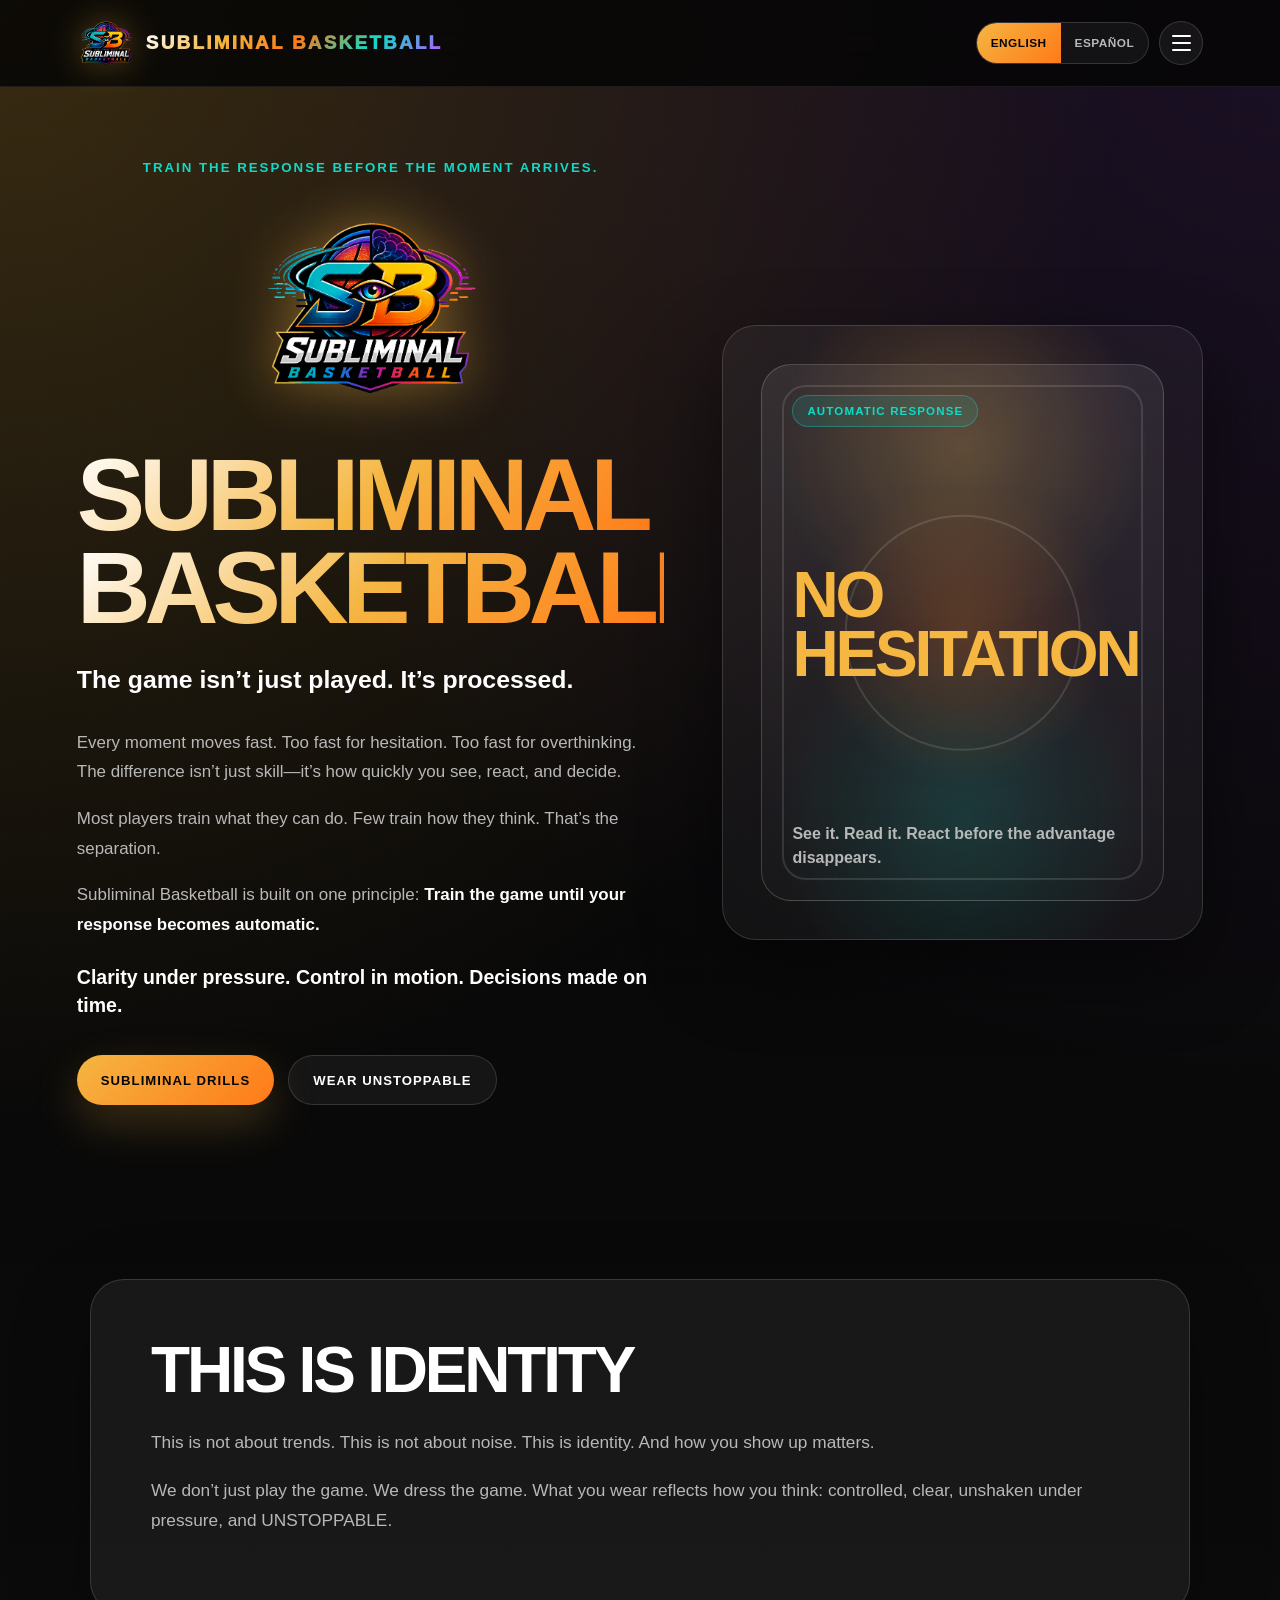
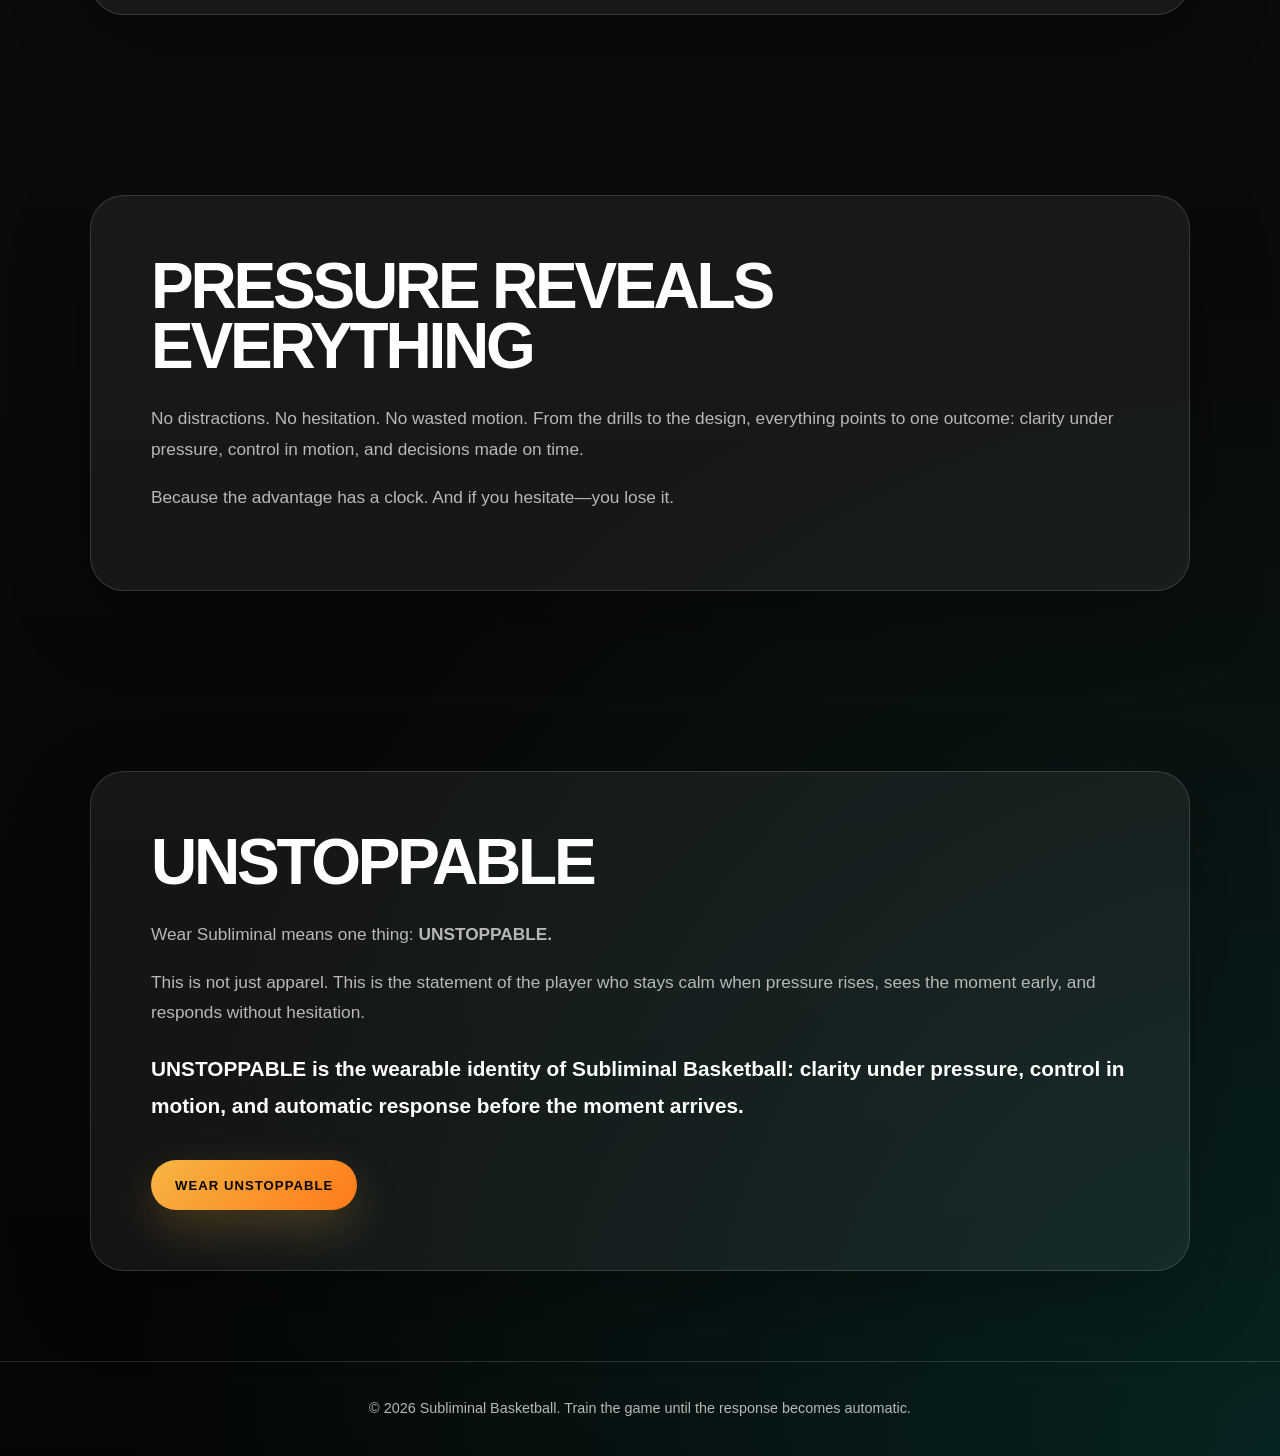
<file: index.html>
<!DOCTYPE html>
<html lang="en">
<head>
  <meta charset="UTF-8" />
  <meta name="viewport" content="width=device-width, initial-scale=1.0" />
  <title>Subliminal Basketball</title>

  <style>
    :root {
      --black: #050505;
      --dark: #0b0b0b;
      --gold: #f5b642;
      --orange: #ff7a18;
      --teal: #11d9c5;
      --purple: #b45cff;
      --pink: #ff3faf;
      --white: #ffffff;
      --muted: #b8b8b8;
      --card: rgba(255, 255, 255, 0.06);
      --border: rgba(255, 255, 255, 0.14);
    }

    * {
      box-sizing: border-box;
      margin: 0;
      padding: 0;
    }

    html {
      scroll-behavior: smooth;
      width: 100%;
      overflow-x: hidden;
    }

    body {
      width: 100%;
      min-height: 100vh;
      overflow-x: hidden;
      font-family: Arial, Helvetica, sans-serif;
      background:
        radial-gradient(circle at top left, rgba(245, 182, 66, 0.22), transparent 34%),
        radial-gradient(circle at top right, rgba(180, 92, 255, 0.13), transparent 34%),
        radial-gradient(circle at bottom right, rgba(17, 217, 197, 0.14), transparent 35%),
        linear-gradient(180deg, #050505 0%, #0b0b0b 55%, #050505 100%);
      color: var(--white);
    }

    a {
      color: inherit;
      text-decoration: none;
    }

    button {
      font: inherit;
    }

    .site-header {
      width: 100%;
      position: fixed;
      top: 0;
      left: 0;
      z-index: 50;
      background: rgba(5, 5, 5, 0.84);
      backdrop-filter: blur(18px);
      border-bottom: 1px solid rgba(255, 255, 255, 0.08);
    }

    main {
      padding-top: 86px;
    }

    .top-nav {
      width: min(100%, 1480px);
      margin: 0 auto;
      padding: 14px 6%;
      display: grid;
      grid-template-columns: minmax(0, 1fr) auto;
      align-items: center;
      gap: 14px;
      position: relative;
    }

    .nav-brand {
      display: flex;
      align-items: center;
      gap: 11px;
      min-width: 0;
    }

    .nav-logo {
      width: clamp(42px, 7vw, 58px);
      height: clamp(42px, 7vw, 58px);
      object-fit: contain;
      display: block;
      flex-shrink: 0;
      filter: drop-shadow(0 0 18px rgba(245, 182, 66, 0.35));
    }

    .nav-title {
      min-width: 0;
      font-size: clamp(0.86rem, 2.2vw, 1.18rem);
      font-weight: 950;
      letter-spacing: clamp(0.05em, 0.8vw, 0.12em);
      line-height: 1.05;
      text-transform: uppercase;
      background: linear-gradient(135deg, var(--white), var(--gold), var(--orange), var(--teal), var(--purple));
      -webkit-background-clip: text;
      background-clip: text;
      color: transparent;
      overflow-wrap: anywhere;
    }

    .nav-actions {
      display: flex;
      align-items: center;
      justify-content: flex-end;
      gap: 10px;
      flex-shrink: 0;
    }

    .language-toggle {
      display: flex;
      border: 1px solid var(--border);
      border-radius: 999px;
      overflow: hidden;
      background: rgba(255, 255, 255, 0.05);
      min-height: 42px;
    }

    .language-toggle button {
      background: transparent;
      border: none;
      color: var(--muted);
      padding: 0 14px;
      cursor: pointer;
      font-weight: 900;
      letter-spacing: 0.04em;
      font-size: 0.74rem;
      text-transform: uppercase;
      white-space: nowrap;
    }

    .language-toggle button.active {
      background: linear-gradient(135deg, var(--gold), var(--orange));
      color: #050505;
    }

    .hamburger {
      width: 44px;
      height: 44px;
      border-radius: 999px;
      border: 1px solid var(--border);
      background: rgba(255, 255, 255, 0.06);
      display: inline-flex;
      flex-direction: column;
      align-items: center;
      justify-content: center;
      gap: 5px;
      cursor: pointer;
      transition: transform 0.2s ease, border-color 0.2s ease;
      flex-shrink: 0;
    }

    .hamburger:hover {
      transform: translateY(-1px);
      border-color: rgba(245, 182, 66, 0.55);
    }

    .hamburger span {
      width: 19px;
      height: 2px;
      border-radius: 999px;
      background: var(--white);
      display: block;
      transition: transform 0.2s ease, opacity 0.2s ease;
    }

    .hamburger.open span:nth-child(1) {
      transform: translateY(7px) rotate(45deg);
    }

    .hamburger.open span:nth-child(2) {
      opacity: 0;
    }

    .hamburger.open span:nth-child(3) {
      transform: translateY(-7px) rotate(-45deg);
    }

    .nav-menu {
      position: absolute;
      top: calc(100% + 10px);
      right: 6%;
      width: min(340px, calc(100vw - 28px));
      border: 1px solid var(--border);
      border-radius: 24px;
      background:
        radial-gradient(circle at top left, rgba(245, 182, 66, 0.18), transparent 38%),
        radial-gradient(circle at bottom right, rgba(17, 217, 197, 0.12), transparent 42%),
        rgba(8, 8, 8, 0.97);
      box-shadow: 0 25px 80px rgba(0, 0, 0, 0.45);
      padding: 12px;
      display: none;
    }

    .nav-menu.open {
      display: block;
    }

    .nav-menu a {
      display: flex;
      align-items: center;
      justify-content: space-between;
      gap: 18px;
      padding: 15px 14px;
      border-radius: 16px;
      color: var(--white);
      font-weight: 900;
      letter-spacing: 0.07em;
      text-transform: uppercase;
      font-size: 0.83rem;
      transition: background 0.2s ease, color 0.2s ease;
    }

    .nav-menu a:hover,
    .nav-menu a:focus-visible {
      background: rgba(255, 255, 255, 0.07);
      color: var(--gold);
      outline: none;
    }

    .nav-menu a::after {
      content: "→";
      color: var(--teal);
      flex-shrink: 0;
    }

    .hero {
      width: min(100%, 1480px);
      min-height: calc(100svh - 78px);
      margin: 0 auto;
      display: grid;
      grid-template-columns: minmax(0, 1.1fr) minmax(320px, 0.9fr);
      align-items: center;
      gap: clamp(28px, 5vw, 58px);
      padding: clamp(38px, 7vw, 74px) 6% 84px;
      position: relative;
    }

    .hero::before {
      content: "";
      position: absolute;
      inset: 0;
      background:
        linear-gradient(rgba(255, 255, 255, 0.03) 1px, transparent 1px),
        linear-gradient(90deg, rgba(255, 255, 255, 0.03) 1px, transparent 1px);
      background-size: 44px 44px;
      opacity: 0.25;
      pointer-events: none;
    }

    .hero-content {
      position: relative;
      z-index: 2;
      max-width: 760px;
      min-width: 0;
    }

    .eyebrow {
      color: var(--teal);
      font-weight: 900;
      letter-spacing: 0.15em;
      text-transform: uppercase;
      font-size: clamp(0.72rem, 1.6vw, 0.83rem);
      margin-bottom: 18px;
      text-align: center;
      width: 100%;
    }

    .hero-logo-wrap {
      width: 100%;
      display: flex;
      justify-content: center;
      align-items: center;
      margin: 4px 0 26px;
    }

    .hero-logo {
      width: clamp(150px, 18vw, 245px);
      height: auto;
      object-fit: contain;
      display: block;
      filter: drop-shadow(0 0 28px rgba(245, 182, 66, 0.42));
    }

    h1 {
      font-size: clamp(3rem, 8vw, 7.8rem);
      line-height: 0.9;
      letter-spacing: -0.06em;
      text-transform: uppercase;
      margin-bottom: 28px;
    }

    h1 span {
      display: block;
      background: linear-gradient(135deg, var(--white), var(--gold), var(--orange));
      -webkit-background-clip: text;
      background-clip: text;
      color: transparent;
    }

    .subtitle {
      font-size: clamp(1.1rem, 2vw, 1.55rem);
      line-height: 1.45;
      color: var(--white);
      max-width: 700px;
      margin-bottom: 30px;
      font-weight: 800;
    }

    .story {
      display: flex;
      flex-direction: column;
      gap: 17px;
      color: var(--muted);
      font-size: clamp(0.98rem, 1.45vw, 1.06rem);
      line-height: 1.75;
      max-width: 720px;
    }

    .story strong {
      color: var(--white);
    }

    .story .power-line {
      color: var(--white);
      font-weight: 900;
      font-size: clamp(1.08rem, 2vw, 1.22rem);
      line-height: 1.45;
      margin-top: 6px;
    }

    .cta-row {
      display: flex;
      flex-wrap: wrap;
      gap: 14px;
      margin-top: 36px;
    }

    .btn {
      min-height: 50px;
      display: inline-flex;
      align-items: center;
      justify-content: center;
      padding: 15px 24px;
      border-radius: 999px;
      font-weight: 900;
      text-transform: uppercase;
      letter-spacing: 0.08em;
      font-size: 0.82rem;
      transition: transform 0.2s ease, box-shadow 0.2s ease;
      text-align: center;
    }

    .btn:hover {
      transform: translateY(-2px);
    }

    .btn-primary {
      background: linear-gradient(135deg, var(--gold), var(--orange));
      color: #050505;
      box-shadow: 0 18px 45px rgba(245, 182, 66, 0.22);
    }

    .btn-secondary {
      border: 1px solid var(--border);
      color: var(--white);
      background: rgba(255, 255, 255, 0.05);
    }

    .visual-panel {
      position: relative;
      z-index: 2;
      min-height: clamp(420px, 45vw, 560px);
      border: 1px solid var(--border);
      border-radius: 34px;
      background:
        radial-gradient(circle at 50% 20%, rgba(245, 182, 66, 0.25), transparent 34%),
        radial-gradient(circle at 50% 80%, rgba(17, 217, 197, 0.16), transparent 35%),
        rgba(255, 255, 255, 0.045);
      overflow: hidden;
      box-shadow: 0 30px 80px rgba(0, 0, 0, 0.45);
      display: flex;
      align-items: center;
      justify-content: center;
      padding: clamp(24px, 4vw, 38px);
      min-width: 0;
    }

    .court-card {
      width: min(100%, 420px);
      aspect-ratio: 3 / 4;
      border-radius: 30px;
      border: 1px solid rgba(255, 255, 255, 0.18);
      background:
        linear-gradient(180deg, rgba(255, 255, 255, 0.08), rgba(255, 255, 255, 0.02)),
        radial-gradient(circle at center, rgba(255, 122, 24, 0.24), transparent 45%);
      display: flex;
      flex-direction: column;
      justify-content: space-between;
      padding: clamp(22px, 4vw, 30px);
      position: relative;
      overflow: hidden;
    }

    .court-card::before {
      content: "";
      position: absolute;
      inset: 20px;
      border: 2px solid rgba(255, 255, 255, 0.12);
      border-radius: 24px;
    }

    .court-card::after {
      content: "";
      position: absolute;
      width: 58%;
      aspect-ratio: 1;
      border: 2px solid rgba(255, 255, 255, 0.12);
      border-radius: 50%;
      left: 50%;
      top: 50%;
      transform: translate(-50%, -50%);
    }

    .badge {
      position: relative;
      z-index: 2;
      align-self: flex-start;
      padding: 9px 14px;
      border-radius: 999px;
      background: rgba(17, 217, 197, 0.12);
      border: 1px solid rgba(17, 217, 197, 0.35);
      color: var(--teal);
      font-size: 0.72rem;
      text-transform: uppercase;
      font-weight: 900;
      letter-spacing: 0.1em;
    }

    .visual-title {
      position: relative;
      z-index: 2;
      font-size: clamp(2.2rem, 6vw, 4rem);
      line-height: 0.92;
      font-weight: 900;
      text-transform: uppercase;
      letter-spacing: -0.05em;
    }

    .visual-title span {
      color: var(--gold);
    }

    .visual-footer {
      position: relative;
      z-index: 2;
      color: var(--muted);
      line-height: 1.5;
      font-weight: 700;
      font-size: clamp(0.92rem, 1.6vw, 1rem);
    }

    section:not(.hero) {
      width: min(100%, 1480px);
      margin: 0 auto;
      padding: 90px 6%;
    }

    .section-card {
      max-width: 1100px;
      margin: 0 auto;
      border: 1px solid var(--border);
      border-radius: 34px;
      padding: clamp(28px, 5vw, 60px);
      background: var(--card);
      box-shadow: 0 25px 80px rgba(0, 0, 0, 0.28);
    }

    .section-card h2 {
      font-size: clamp(2rem, 5vw, 4.6rem);
      line-height: 0.95;
      letter-spacing: -0.05em;
      text-transform: uppercase;
      margin-bottom: 26px;
    }

    .section-card p {
      color: var(--muted);
      font-size: clamp(1rem, 1.55vw, 1.08rem);
      line-height: 1.75;
      margin-bottom: 18px;
    }

    .section-card .closing {
      color: var(--white);
      font-weight: 900;
      font-size: clamp(1.08rem, 2vw, 1.3rem);
      margin-top: 24px;
    }

    footer {
      width: 100%;
      padding: 36px 6%;
      border-top: 1px solid var(--border);
      color: var(--muted);
      text-align: center;
      font-size: 0.9rem;
      line-height: 1.5;
    }

    [data-lang="es"] {
      display: none;
    }

    body.es [data-lang="en"] {
      display: none;
    }

    body.es [data-lang="es"] {
      display: block;
    }

    body.es span[data-lang="es"],
    body.es strong[data-lang="es"] {
      display: inline;
    }

    body.es span[data-lang="en"],
    body.es strong[data-lang="en"] {
      display: none;
    }

    @media (max-width: 980px) {
      .hero {
        grid-template-columns: 1fr;
        min-height: auto;
      }

      .hero-content {
        max-width: 860px;
      }

      .visual-panel {
        width: 100%;
      }
    }

    @media (max-width: 700px) {
      main {
        padding-top: 76px;
      }

      .top-nav {
        padding: 12px 5%;
        grid-template-columns: 1fr auto;
        align-items: center;
        gap: 10px;
      }

      .nav-brand {
        gap: 9px;
      }

      .nav-logo {
        width: 44px;
        height: 44px;
      }

      .nav-title {
        font-size: 0.84rem;
        letter-spacing: 0.07em;
        max-width: 170px;
      }

      .nav-actions {
        gap: 8px;
      }

      .language-toggle {
        min-height: 40px;
      }

      .language-toggle button {
        padding: 0 10px;
        font-size: 0.66rem;
      }

      .hamburger {
        width: 42px;
        height: 42px;
      }

      .nav-menu {
        right: 5%;
        top: calc(100% + 8px);
      }

      .hero {
        padding: 36px 5% 70px;
        gap: 34px;
      }

      .hero-logo {
        width: clamp(145px, 38vw, 205px);
      }

      .eyebrow {
        letter-spacing: 0.11em;
      }

      h1 {
        font-size: clamp(2.78rem, 15vw, 4.8rem);
      }

      .cta-row {
        flex-direction: column;
      }

      .btn {
        width: 100%;
      }

      .visual-panel {
        min-height: 390px;
        border-radius: 28px;
      }

      .court-card {
        max-width: 330px;
        border-radius: 26px;
      }

      section:not(.hero) {
        padding: 70px 5%;
      }

      .section-card {
        border-radius: 28px;
      }
    }

    @media (max-width: 470px) {
      main {
        padding-top: 122px;
      }

      .top-nav {
        grid-template-columns: 1fr;
        justify-items: stretch;
      }

      .nav-brand {
        justify-content: center;
        text-align: center;
      }

      .nav-title {
        max-width: none;
        font-size: 0.88rem;
      }

      .nav-actions {
        width: 100%;
        justify-content: center;
      }

      .language-toggle {
        flex: 1;
        max-width: 245px;
      }

      .language-toggle button {
        flex: 1;
        padding: 0 8px;
      }

      .nav-menu {
        left: 14px;
        right: 14px;
        width: auto;
      }

      .hero {
        padding-top: 30px;
      }

      .hero-logo-wrap {
        margin: 2px 0 22px;
      }

      .hero-logo {
        width: min(210px, 58vw);
      }

      .subtitle {
        margin-bottom: 24px;
      }

      .story {
        line-height: 1.68;
        gap: 15px;
      }

      .visual-panel {
        min-height: 360px;
        padding: 18px;
      }

      .court-card {
        max-width: 300px;
      }
    }

    @media (max-width: 360px) {
      main {
        padding-top: 118px;
      }

      .nav-title {
        font-size: 0.78rem;
      }

      .language-toggle {
        max-width: 220px;
      }

      .language-toggle button {
        font-size: 0.6rem;
      }

      .hero {
        padding-left: 4.5%;
        padding-right: 4.5%;
      }

      h1 {
        font-size: 2.55rem;
      }

      .visual-panel {
        min-height: 330px;
      }
    }
  </style>
</head>

<body>
  <header class="site-header">
    <nav class="top-nav" aria-label="Main Navigation">
      <a href="index.html" class="nav-brand" aria-label="Subliminal Basketball Home">
        <img src="subliminal-transparent.png" alt="Subliminal Basketball Logo" class="nav-logo" />
        <div class="nav-title">Subliminal Basketball</div>
      </a>

      <div class="nav-actions">
        <div class="language-toggle" aria-label="Language selector">
          <button id="enBtn" class="active" type="button">English</button>
          <button id="esBtn" type="button">Español</button>
        </div>

        <button class="hamburger" id="menuBtn" type="button" aria-label="Open menu" aria-expanded="false">
          <span></span>
          <span></span>
          <span></span>
        </button>
      </div>

      <div class="nav-menu" id="navMenu">
        <a href="sub-drills.html">
          <span data-lang="en">Subliminal Drills</span>
          <span data-lang="es">Drills Subliminales</span>
        </a>

        <a href="#identity">
          <span data-lang="en">Identity</span>
          <span data-lang="es">Identidad</span>
        </a>

        <a href="#pressure">
          <span data-lang="en">Pressure</span>
          <span data-lang="es">Presión</span>
        </a>

        <a href="https://shop.hoops.money" target="_blank" rel="noopener">
          <span data-lang="en">UNSTOPPABLE</span>
          <span data-lang="es">UNSTOPPABLE</span>
        </a>
      </div>
    </nav>
  </header>

  <main>
    <section class="hero">
      <div class="hero-content">
        <div class="eyebrow">
          <span data-lang="en">Train the response before the moment arrives.</span>
          <span data-lang="es">Entrena la respuesta antes de que llegue el momento.</span>
        </div>

        <div class="hero-logo-wrap" aria-hidden="true">
          <img src="subliminal-transparent.png" alt="" class="hero-logo" />
        </div>

        <h1>
          <span data-lang="en">Subliminal</span>
          <span data-lang="en">Basketball</span>

          <span data-lang="es">Baloncesto</span>
          <span data-lang="es">Subliminal</span>
        </h1>

        <p class="subtitle">
          <span data-lang="en">The game isn’t just played. It’s processed.</span>
          <span data-lang="es">El juego no solo se juega. Se procesa.</span>
        </p>

        <div class="story">
          <p data-lang="en">
            Every moment moves fast. Too fast for hesitation. Too fast for overthinking. The difference isn’t just skill—it’s how quickly you see, react, and decide.
          </p>

          <p data-lang="en">
            Most players train what they can do. Few train how they think. That’s the separation.
          </p>

          <p data-lang="en">
            Subliminal Basketball is built on one principle: <strong>Train the game until your response becomes automatic.</strong>
          </p>

          <p data-lang="es">
            Cada momento se mueve rápido. Demasiado rápido para dudar. Demasiado rápido para pensar de más. La diferencia no es solamente la habilidad; es cuán rápido ves, reaccionas y decides.
          </p>

          <p data-lang="es">
            La mayoría de los jugadores entrenan lo que pueden hacer. Pocos entrenan cómo piensan. Ahí está la separación.
          </p>

          <p data-lang="es">
            Subliminal Basketball nace de un principio: <strong>Entrena el juego hasta que tu respuesta sea automática.</strong>
          </p>

          <p class="power-line" data-lang="en">
            Clarity under pressure. Control in motion. Decisions made on time.
          </p>

          <p class="power-line" data-lang="es">
            Claridad bajo presión. Control en movimiento. Decisiones a tiempo.
          </p>
        </div>

        <div class="cta-row">
          <a href="sub-drills.html" class="btn btn-primary">
            <span data-lang="en">Subliminal Drills</span>
            <span data-lang="es">Drills Subliminales</span>
          </a>

          <a href="https://shop.hoops.money" class="btn btn-secondary" target="_blank" rel="noopener">
            <span data-lang="en">Wear UNSTOPPABLE</span>
            <span data-lang="es">Viste UNSTOPPABLE</span>
          </a>
        </div>
      </div>

      <div class="visual-panel">
        <div class="court-card">
          <div class="badge">
            <span data-lang="en">Automatic Response</span>
            <span data-lang="es">Respuesta Automática</span>
          </div>

          <div class="visual-title">
            <span data-lang="en">No<br>Hesitation</span>
            <span data-lang="es">Sin<br>Duda</span>
          </div>

          <div class="visual-footer">
            <span data-lang="en">See it. Read it. React before the advantage disappears.</span>
            <span data-lang="es">Velo. Léelo. Reacciona antes de que la ventaja desaparezca.</span>
          </div>
        </div>
      </div>
    </section>

    <section id="identity">
      <div class="section-card">
        <h2>
          <span data-lang="en">This Is Identity</span>
          <span data-lang="es">Esto Es Identidad</span>
        </h2>

        <p data-lang="en">
          This is not about trends. This is not about noise. This is identity. And how you show up matters.
        </p>

        <p data-lang="en">
          We don’t just play the game. We dress the game. What you wear reflects how you think: controlled, clear, unshaken under pressure, and UNSTOPPABLE.
        </p>

        <p data-lang="es">
          Esto no se trata de tendencias. Esto no se trata de ruido. Esto es identidad. Y la manera en que te presentas importa.
        </p>

        <p data-lang="es">
          Nosotros no solo jugamos el juego. Nosotros vestimos el juego. Lo que te pones refleja cómo piensas: con control, claridad, firmeza bajo presión y mentalidad UNSTOPPABLE.
        </p>
      </div>
    </section>

    <section id="pressure">
      <div class="section-card">
        <h2>
          <span data-lang="en">Pressure Reveals Everything</span>
          <span data-lang="es">La Presión Lo Revela Todo</span>
        </h2>

        <p data-lang="en">
          No distractions. No hesitation. No wasted motion. From the drills to the design, everything points to one outcome: clarity under pressure, control in motion, and decisions made on time.
        </p>

        <p data-lang="en">
          Because the advantage has a clock. And if you hesitate—you lose it.
        </p>

        <p data-lang="es">
          Sin distracciones. Sin dudas. Sin movimientos desperdiciados. Desde los ejercicios hasta el diseño, todo apunta a un solo resultado: claridad bajo presión, control en movimiento y decisiones tomadas a tiempo.
        </p>

        <p data-lang="es">
          Porque la ventaja tiene reloj. Y si dudas, la pierdes.
        </p>
      </div>
    </section>

    <section id="wear">
      <div class="section-card">
        <h2>
          <span data-lang="en">UNSTOPPABLE</span>
          <span data-lang="es">UNSTOPPABLE</span>
        </h2>

        <p data-lang="en">
          Wear Subliminal means one thing: <strong>UNSTOPPABLE.</strong>
        </p>

        <p data-lang="en">
          This is not just apparel. This is the statement of the player who stays calm when pressure rises, sees the moment early, and responds without hesitation.
        </p>

        <p data-lang="en" class="closing">
          UNSTOPPABLE is the wearable identity of Subliminal Basketball: clarity under pressure, control in motion, and automatic response before the moment arrives.
        </p>

        <p data-lang="es">
          Vestir Subliminal significa una cosa: <strong>UNSTOPPABLE.</strong>
        </p>

        <p data-lang="es">
          Esto no es solo ropa. Es la declaración del jugador que mantiene la calma cuando sube la presión, ve el momento temprano y responde sin dudar.
        </p>

        <p data-lang="es" class="closing">
          UNSTOPPABLE es la identidad que se viste en Subliminal Basketball: claridad bajo presión, control en movimiento y respuesta automática antes de que llegue el momento.
        </p>

        <div class="cta-row">
          <a href="https://shop.hoops.money" class="btn btn-primary" target="_blank" rel="noopener">
            <span data-lang="en">Wear UNSTOPPABLE</span>
            <span data-lang="es">Viste UNSTOPPABLE</span>
          </a>
        </div>
      </div>
    </section>
  </main>

  <footer>
    <span data-lang="en">© 2026 Subliminal Basketball. Train the game until the response becomes automatic.</span>
    <span data-lang="es">© 2026 Subliminal Basketball. Entrena el juego hasta que la respuesta sea automática.</span>
  </footer>

  <script>
    const enBtn = document.getElementById("enBtn");
    const esBtn = document.getElementById("esBtn");
    const menuBtn = document.getElementById("menuBtn");
    const navMenu = document.getElementById("navMenu");
    const menuLinks = navMenu.querySelectorAll("a");

    function setLanguage(lang) {
      if (lang === "es") {
        document.body.classList.add("es");
        esBtn.classList.add("active");
        enBtn.classList.remove("active");
        document.documentElement.lang = "es";
      } else {
        document.body.classList.remove("es");
        enBtn.classList.add("active");
        esBtn.classList.remove("active");
        document.documentElement.lang = "en";
      }

      localStorage.setItem("subliminalBasketballLang", lang);
      closeMenu();
    }

    function toggleMenu() {
      const isOpen = navMenu.classList.toggle("open");
      menuBtn.classList.toggle("open", isOpen);
      menuBtn.setAttribute("aria-expanded", isOpen ? "true" : "false");
      menuBtn.setAttribute("aria-label", isOpen ? "Close menu" : "Open menu");
    }

    function closeMenu() {
      navMenu.classList.remove("open");
      menuBtn.classList.remove("open");
      menuBtn.setAttribute("aria-expanded", "false");
      menuBtn.setAttribute("aria-label", "Open menu");
    }

    enBtn.addEventListener("click", () => setLanguage("en"));
    esBtn.addEventListener("click", () => setLanguage("es"));
    menuBtn.addEventListener("click", toggleMenu);

    menuLinks.forEach((link) => {
      link.addEventListener("click", closeMenu);
    });

    document.addEventListener("click", (event) => {
      const clickedInsideNav = event.target.closest(".top-nav");
      if (!clickedInsideNav) {
        closeMenu();
      }
    });

    document.addEventListener("keydown", (event) => {
      if (event.key === "Escape") {
        closeMenu();
      }
    });

    const savedLang = localStorage.getItem("subliminalBasketballLang");
    if (savedLang === "es") {
      setLanguage("es");
    }
  </script>
</body>
</html>
</file>
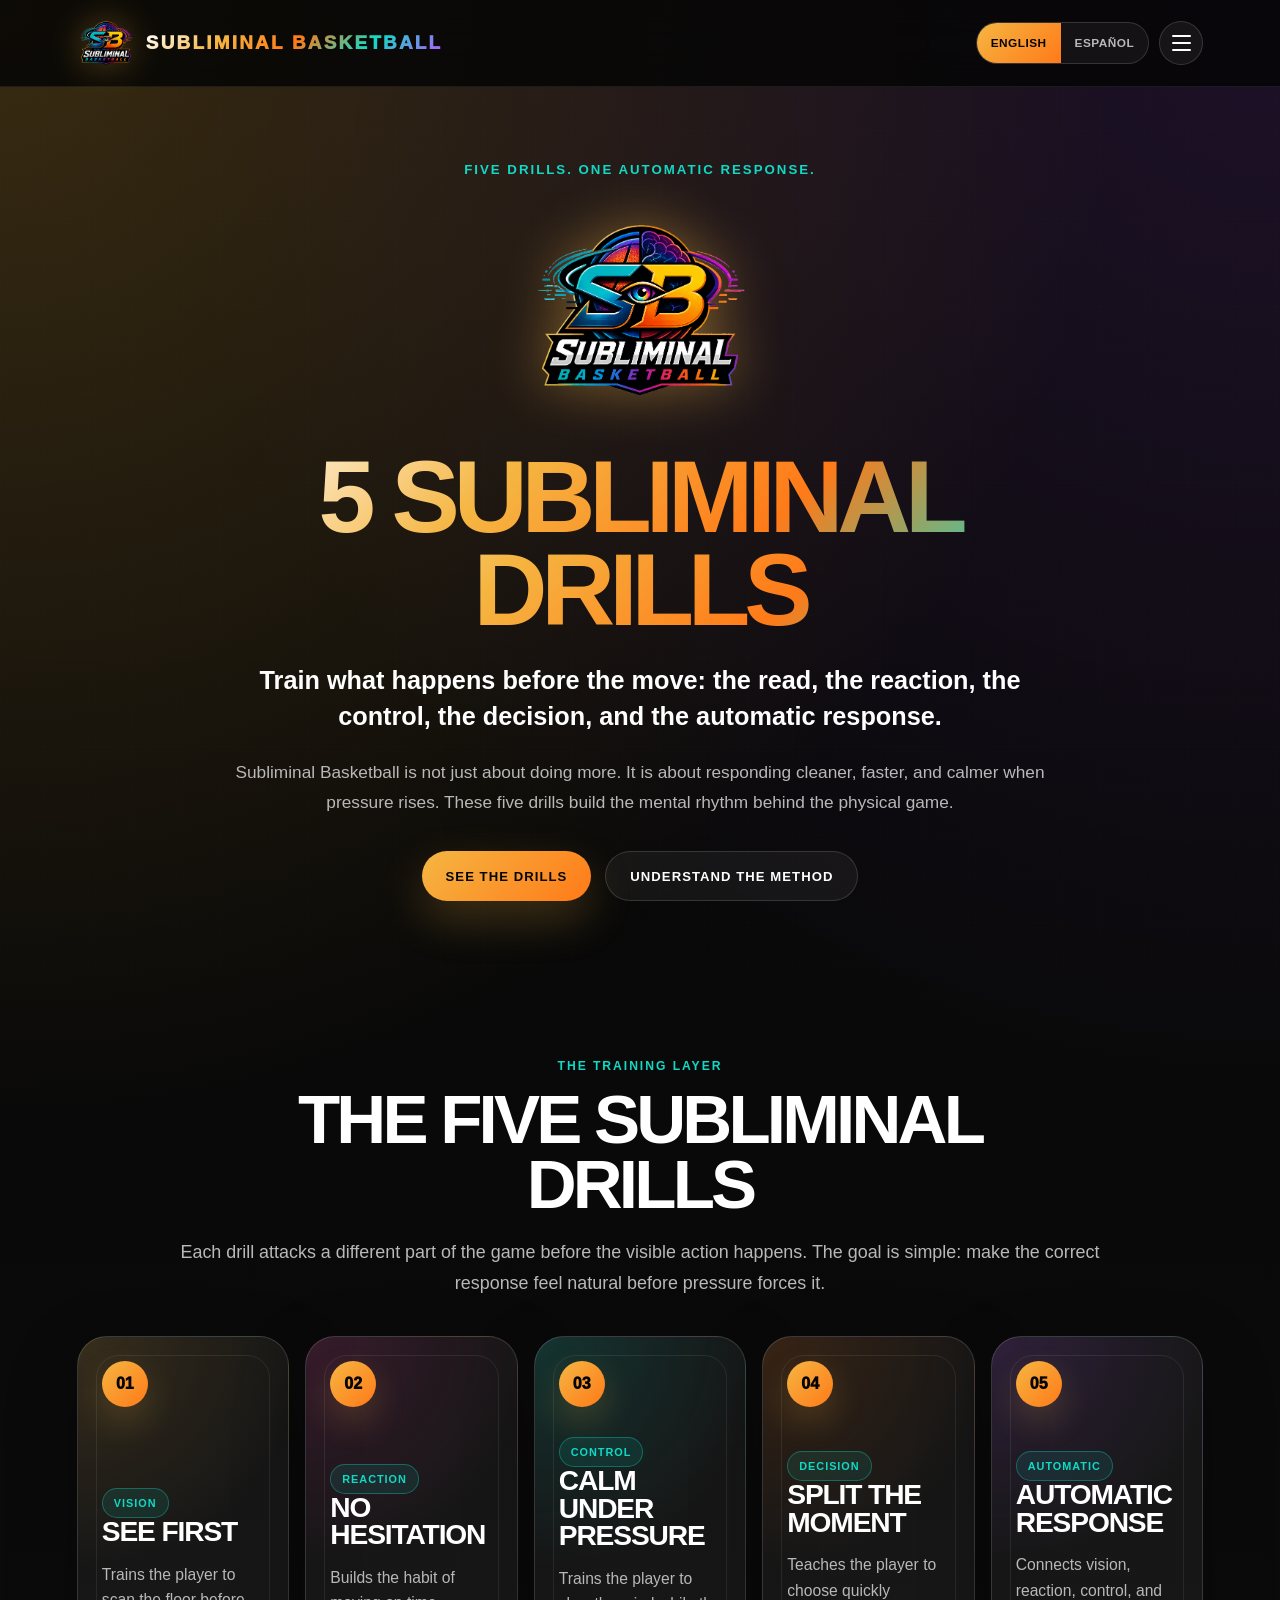
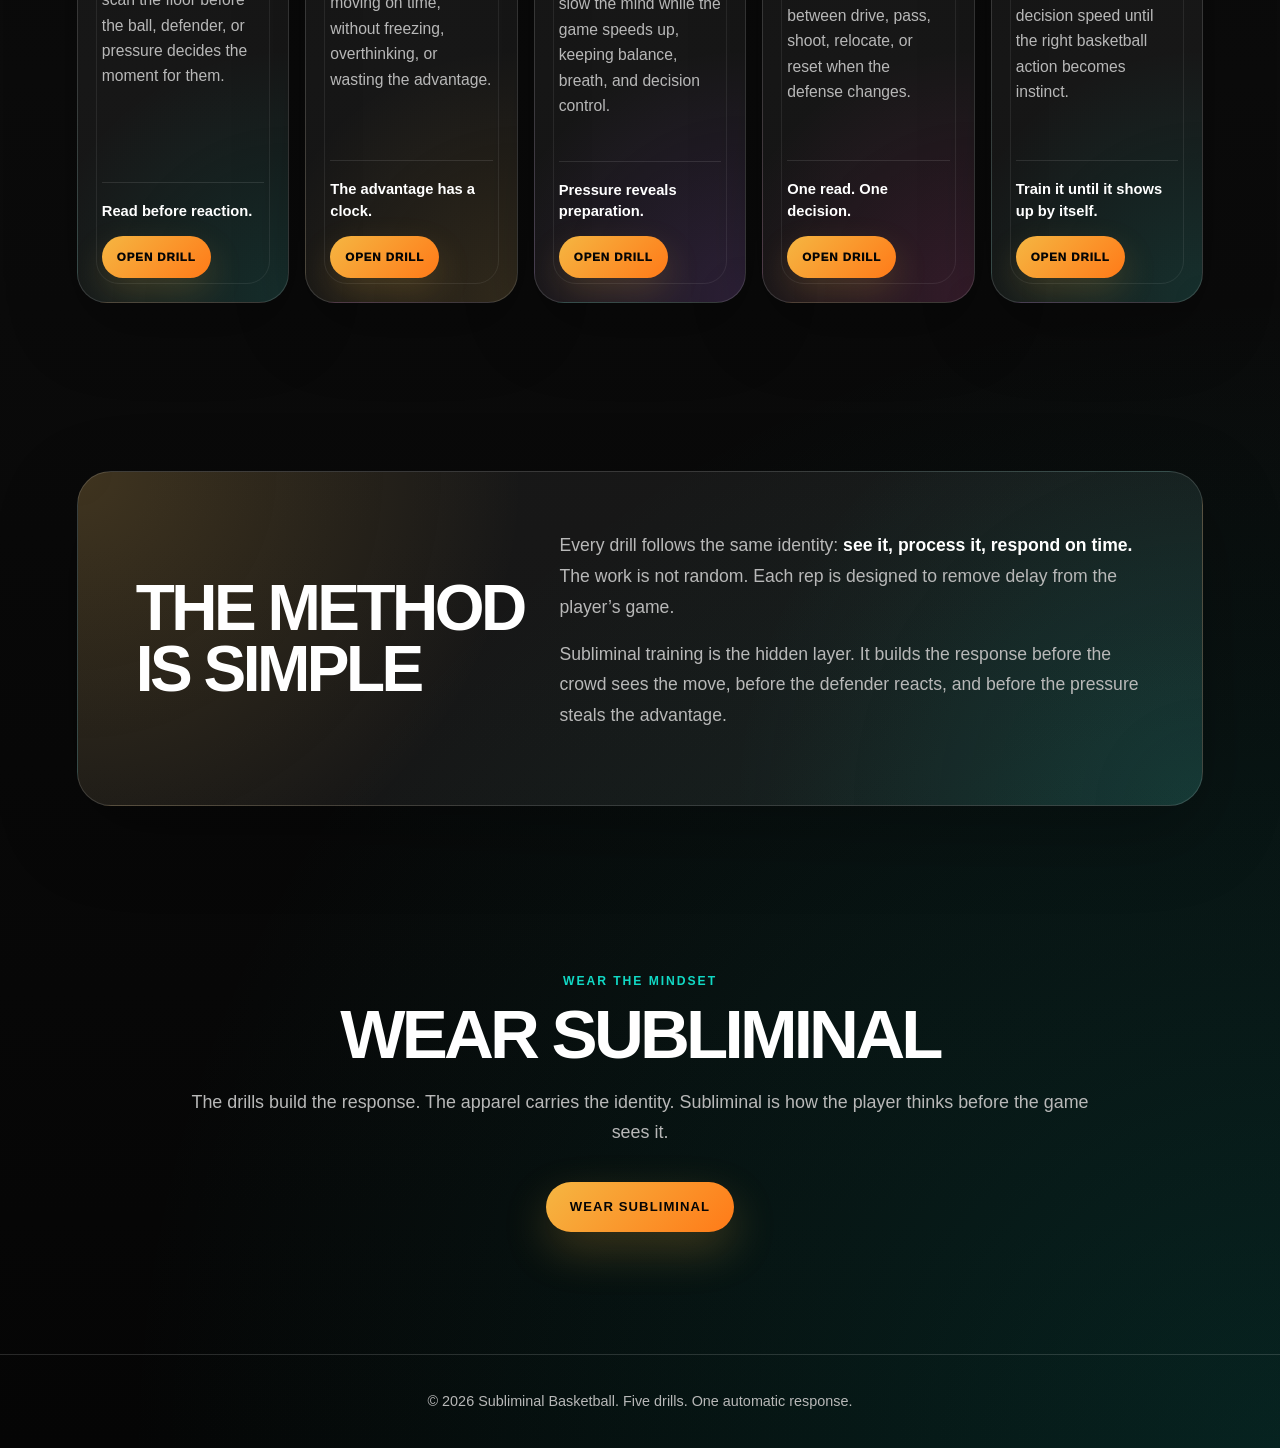
<file: sub-drills.html>
<!DOCTYPE html>
<html lang="en">
<head>
  <meta charset="UTF-8" />
  <meta name="viewport" content="width=device-width, initial-scale=1.0" />
  <title>Subliminal Drills | Subliminal Basketball</title>

  <style>
    :root {
      --black: #050505;
      --dark: #0b0b0b;
      --gold: #f5b642;
      --orange: #ff7a18;
      --teal: #11d9c5;
      --purple: #b45cff;
      --pink: #ff3faf;
      --white: #ffffff;
      --muted: #b8b8b8;
      --card: rgba(255, 255, 255, 0.06);
      --border: rgba(255, 255, 255, 0.14);
    }

    * {
      box-sizing: border-box;
      margin: 0;
      padding: 0;
    }

    html {
      scroll-behavior: smooth;
      width: 100%;
      overflow-x: hidden;
    }

    body {
      width: 100%;
      min-height: 100vh;
      overflow-x: hidden;
      font-family: Arial, Helvetica, sans-serif;
      background:
        radial-gradient(circle at top left, rgba(245, 182, 66, 0.22), transparent 34%),
        radial-gradient(circle at top right, rgba(180, 92, 255, 0.14), transparent 34%),
        radial-gradient(circle at bottom right, rgba(17, 217, 197, 0.14), transparent 35%),
        linear-gradient(180deg, #050505 0%, #0b0b0b 55%, #050505 100%);
      color: var(--white);
    }

    a {
      color: inherit;
      text-decoration: none;
    }

    button {
      font: inherit;
    }

    .site-header {
      width: 100%;
      position: fixed;
      top: 0;
      left: 0;
      z-index: 50;
      background: rgba(5, 5, 5, 0.84);
      backdrop-filter: blur(18px);
      border-bottom: 1px solid rgba(255, 255, 255, 0.08);
    }

    main {
      padding-top: 86px;
    }

    .top-nav {
      width: min(100%, 1480px);
      margin: 0 auto;
      padding: 14px 6%;
      display: grid;
      grid-template-columns: minmax(0, 1fr) auto;
      align-items: center;
      gap: 14px;
      position: relative;
    }

    .nav-brand {
      display: flex;
      align-items: center;
      gap: 11px;
      min-width: 0;
    }

    .nav-logo {
      width: clamp(42px, 7vw, 58px);
      height: clamp(42px, 7vw, 58px);
      object-fit: contain;
      display: block;
      flex-shrink: 0;
      filter: drop-shadow(0 0 18px rgba(245, 182, 66, 0.35));
    }

    .nav-title {
      min-width: 0;
      font-size: clamp(0.86rem, 2.2vw, 1.18rem);
      font-weight: 950;
      letter-spacing: clamp(0.05em, 0.8vw, 0.12em);
      line-height: 1.05;
      text-transform: uppercase;
      background: linear-gradient(135deg, var(--white), var(--gold), var(--orange), var(--teal), var(--purple));
      -webkit-background-clip: text;
      background-clip: text;
      color: transparent;
      overflow-wrap: anywhere;
    }

    .nav-actions {
      display: flex;
      align-items: center;
      justify-content: flex-end;
      gap: 10px;
      flex-shrink: 0;
    }

    .language-toggle {
      display: flex;
      border: 1px solid var(--border);
      border-radius: 999px;
      overflow: hidden;
      background: rgba(255, 255, 255, 0.05);
      min-height: 42px;
    }

    .language-toggle button {
      background: transparent;
      border: none;
      color: var(--muted);
      padding: 0 14px;
      cursor: pointer;
      font-weight: 900;
      letter-spacing: 0.04em;
      font-size: 0.74rem;
      text-transform: uppercase;
      white-space: nowrap;
    }

    .language-toggle button.active {
      background: linear-gradient(135deg, var(--gold), var(--orange));
      color: #050505;
    }

    .hamburger {
      width: 44px;
      height: 44px;
      border-radius: 999px;
      border: 1px solid var(--border);
      background: rgba(255, 255, 255, 0.06);
      display: inline-flex;
      flex-direction: column;
      align-items: center;
      justify-content: center;
      gap: 5px;
      cursor: pointer;
      transition: transform 0.2s ease, border-color 0.2s ease;
      flex-shrink: 0;
    }

    .hamburger:hover {
      transform: translateY(-1px);
      border-color: rgba(245, 182, 66, 0.55);
    }

    .hamburger span {
      width: 19px;
      height: 2px;
      border-radius: 999px;
      background: var(--white);
      display: block;
      transition: transform 0.2s ease, opacity 0.2s ease;
    }

    .hamburger.open span:nth-child(1) {
      transform: translateY(7px) rotate(45deg);
    }

    .hamburger.open span:nth-child(2) {
      opacity: 0;
    }

    .hamburger.open span:nth-child(3) {
      transform: translateY(-7px) rotate(-45deg);
    }

    .nav-menu {
      position: absolute;
      top: calc(100% + 10px);
      right: 6%;
      width: min(345px, calc(100vw - 28px));
      border: 1px solid var(--border);
      border-radius: 24px;
      background:
        radial-gradient(circle at top left, rgba(245, 182, 66, 0.18), transparent 38%),
        radial-gradient(circle at bottom right, rgba(17, 217, 197, 0.12), transparent 42%),
        rgba(8, 8, 8, 0.97);
      box-shadow: 0 25px 80px rgba(0, 0, 0, 0.45);
      padding: 12px;
      display: none;
    }

    .nav-menu.open {
      display: block;
    }

    .nav-menu a {
      display: flex;
      align-items: center;
      justify-content: space-between;
      gap: 18px;
      padding: 15px 14px;
      border-radius: 16px;
      color: var(--white);
      font-weight: 900;
      letter-spacing: 0.07em;
      text-transform: uppercase;
      font-size: 0.83rem;
      transition: background 0.2s ease, color 0.2s ease;
    }

    .nav-menu a:hover,
    .nav-menu a:focus-visible {
      background: rgba(255, 255, 255, 0.07);
      color: var(--gold);
      outline: none;
    }

    .nav-menu a::after {
      content: "→";
      color: var(--teal);
      flex-shrink: 0;
    }

    .hero {
      width: min(100%, 1480px);
      margin: 0 auto;
      min-height: calc(100svh - 86px);
      display: grid;
      grid-template-columns: minmax(0, 1fr);
      align-items: center;
      padding: clamp(42px, 7vw, 76px) 6% 74px;
      position: relative;
      overflow: hidden;
    }

    .hero::before {
      content: "";
      position: absolute;
      inset: 0;
      background:
        linear-gradient(rgba(255, 255, 255, 0.03) 1px, transparent 1px),
        linear-gradient(90deg, rgba(255, 255, 255, 0.03) 1px, transparent 1px);
      background-size: 44px 44px;
      opacity: 0.24;
      pointer-events: none;
    }

    .hero-content {
      position: relative;
      z-index: 2;
      max-width: 1080px;
      margin: 0 auto;
      text-align: center;
    }

    .eyebrow {
      color: var(--teal);
      font-weight: 900;
      letter-spacing: 0.15em;
      text-transform: uppercase;
      font-size: clamp(0.72rem, 1.6vw, 0.83rem);
      margin-bottom: 18px;
    }

    .hero-logo-wrap {
      width: 100%;
      display: flex;
      justify-content: center;
      align-items: center;
      margin: 4px 0 26px;
    }

    .hero-logo {
      width: clamp(155px, 18vw, 250px);
      height: auto;
      object-fit: contain;
      display: block;
      filter: drop-shadow(0 0 28px rgba(245, 182, 66, 0.42));
    }

    h1 {
      font-size: clamp(3rem, 8vw, 7.6rem);
      line-height: 0.9;
      letter-spacing: -0.06em;
      text-transform: uppercase;
      margin-bottom: 26px;
    }

    h1 span {
      display: block;
      background: linear-gradient(135deg, var(--white), var(--gold), var(--orange), var(--teal));
      -webkit-background-clip: text;
      background-clip: text;
      color: transparent;
    }

    .subtitle {
      font-size: clamp(1.1rem, 2vw, 1.58rem);
      line-height: 1.45;
      color: var(--white);
      max-width: 850px;
      margin: 0 auto 22px;
      font-weight: 850;
    }

    .hero-copy {
      max-width: 860px;
      margin: 0 auto;
      color: var(--muted);
      font-size: clamp(0.98rem, 1.45vw, 1.08rem);
      line-height: 1.75;
    }

    .cta-row {
      display: flex;
      justify-content: center;
      flex-wrap: wrap;
      gap: 14px;
      margin-top: 34px;
    }

    .btn {
      min-height: 50px;
      display: inline-flex;
      align-items: center;
      justify-content: center;
      padding: 15px 24px;
      border-radius: 999px;
      font-weight: 900;
      text-transform: uppercase;
      letter-spacing: 0.08em;
      font-size: 0.82rem;
      transition: transform 0.2s ease, box-shadow 0.2s ease;
      text-align: center;
    }

    .btn:hover {
      transform: translateY(-2px);
    }

    .btn-primary {
      background: linear-gradient(135deg, var(--gold), var(--orange));
      color: #050505;
      box-shadow: 0 18px 45px rgba(245, 182, 66, 0.22);
    }

    .btn-secondary {
      border: 1px solid var(--border);
      color: var(--white);
      background: rgba(255, 255, 255, 0.05);
    }

    .section-shell {
      width: min(100%, 1480px);
      margin: 0 auto;
      padding: 84px 6%;
    }

    .section-heading {
      max-width: 920px;
      margin: 0 auto 38px;
      text-align: center;
    }

    .section-heading .kicker {
      color: var(--teal);
      font-weight: 900;
      letter-spacing: 0.16em;
      text-transform: uppercase;
      font-size: 0.76rem;
      margin-bottom: 14px;
    }

    .section-heading h2 {
      font-size: clamp(2.2rem, 5.4vw, 5.1rem);
      line-height: 0.94;
      letter-spacing: -0.055em;
      text-transform: uppercase;
      margin-bottom: 20px;
    }

    .section-heading p {
      color: var(--muted);
      font-size: clamp(1rem, 1.55vw, 1.12rem);
      line-height: 1.7;
    }

    .drill-grid {
      display: grid;
      grid-template-columns: repeat(5, minmax(0, 1fr));
      gap: 16px;
    }

    .drill-card {
      position: relative;
      min-height: 390px;
      border: 1px solid var(--border);
      border-radius: 30px;
      overflow: hidden;
      padding: 24px;
      display: flex;
      flex-direction: column;
      justify-content: space-between;
      background:
        radial-gradient(circle at top left, rgba(245, 182, 66, 0.15), transparent 38%),
        radial-gradient(circle at bottom right, rgba(17, 217, 197, 0.12), transparent 42%),
        rgba(255, 255, 255, 0.052);
      box-shadow: 0 25px 70px rgba(0, 0, 0, 0.26);
    }

    .drill-card:nth-child(2) {
      background:
        radial-gradient(circle at top left, rgba(255, 63, 175, 0.15), transparent 38%),
        radial-gradient(circle at bottom right, rgba(245, 182, 66, 0.12), transparent 42%),
        rgba(255, 255, 255, 0.052);
    }

    .drill-card:nth-child(3) {
      background:
        radial-gradient(circle at top left, rgba(17, 217, 197, 0.16), transparent 38%),
        radial-gradient(circle at bottom right, rgba(180, 92, 255, 0.14), transparent 42%),
        rgba(255, 255, 255, 0.052);
    }

    .drill-card:nth-child(4) {
      background:
        radial-gradient(circle at top left, rgba(255, 122, 24, 0.15), transparent 38%),
        radial-gradient(circle at bottom right, rgba(255, 63, 175, 0.13), transparent 42%),
        rgba(255, 255, 255, 0.052);
    }

    .drill-card:nth-child(5) {
      background:
        radial-gradient(circle at top left, rgba(180, 92, 255, 0.16), transparent 38%),
        radial-gradient(circle at bottom right, rgba(17, 217, 197, 0.13), transparent 42%),
        rgba(255, 255, 255, 0.052);
    }

    .drill-card::before {
      content: "";
      position: absolute;
      inset: 18px;
      border: 1px solid rgba(255, 255, 255, 0.08);
      border-radius: 23px;
      pointer-events: none;
    }

    .drill-number {
      position: relative;
      z-index: 2;
      width: 46px;
      height: 46px;
      border-radius: 999px;
      display: flex;
      align-items: center;
      justify-content: center;
      font-weight: 950;
      color: #050505;
      background: linear-gradient(135deg, var(--gold), var(--orange));
      box-shadow: 0 14px 34px rgba(245, 182, 66, 0.2);
    }

    .drill-content {
      position: relative;
      z-index: 2;
      margin-top: 30px;
    }

    .drill-content h3 {
      font-size: clamp(1.48rem, 2.2vw, 2rem);
      line-height: 0.98;
      letter-spacing: -0.04em;
      text-transform: uppercase;
      margin-bottom: 16px;
    }

    .drill-content p {
      color: var(--muted);
      font-size: 0.98rem;
      line-height: 1.62;
      margin-bottom: 16px;
    }

    .drill-tag {
      display: inline-flex;
      align-items: center;
      padding: 8px 11px;
      border-radius: 999px;
      border: 1px solid rgba(17, 217, 197, 0.35);
      background: rgba(17, 217, 197, 0.1);
      color: var(--teal);
      font-size: 0.68rem;
      font-weight: 900;
      letter-spacing: 0.09em;
      text-transform: uppercase;
    }

    .drill-footer {
      position: relative;
      z-index: 2;
      margin-top: 26px;
      padding-top: 18px;
      border-top: 1px solid rgba(255, 255, 255, 0.1);
      color: var(--white);
      font-weight: 900;
      line-height: 1.45;
      font-size: 0.92rem;
      display: flex;
      flex-direction: column;
      gap: 14px;
      align-items: flex-start;
    }

    .drill-link {
      min-height: 42px;
      display: inline-flex;
      align-items: center;
      justify-content: center;
      padding: 11px 15px;
      border-radius: 999px;
      background: linear-gradient(135deg, var(--gold), var(--orange));
      color: #050505;
      font-size: 0.72rem;
      font-weight: 950;
      letter-spacing: 0.08em;
      text-transform: uppercase;
      box-shadow: 0 14px 34px rgba(245, 182, 66, 0.18);
    }

    .drill-link:hover,
    .drill-link:focus-visible {
      transform: translateY(-1px);
      outline: none;
    }

    .method-card {
      border: 1px solid var(--border);
      border-radius: 34px;
      padding: clamp(28px, 5vw, 58px);
      background:
        radial-gradient(circle at top left, rgba(245, 182, 66, 0.18), transparent 38%),
        radial-gradient(circle at bottom right, rgba(17, 217, 197, 0.13), transparent 40%),
        rgba(255, 255, 255, 0.06);
      box-shadow: 0 25px 80px rgba(0, 0, 0, 0.28);
      display: grid;
      grid-template-columns: minmax(0, 0.8fr) minmax(0, 1.2fr);
      gap: 34px;
      align-items: center;
    }

    .method-card h2 {
      font-size: clamp(2.1rem, 5vw, 4.4rem);
      line-height: 0.95;
      letter-spacing: -0.055em;
      text-transform: uppercase;
    }

    .method-copy p {
      color: var(--muted);
      font-size: clamp(1rem, 1.55vw, 1.1rem);
      line-height: 1.75;
      margin-bottom: 16px;
    }

    .method-copy strong {
      color: var(--white);
    }

    footer {
      width: 100%;
      padding: 36px 6%;
      border-top: 1px solid var(--border);
      color: var(--muted);
      text-align: center;
      font-size: 0.9rem;
      line-height: 1.5;
    }

    [data-lang="es"] {
      display: none;
    }

    body.es [data-lang="en"] {
      display: none;
    }

    body.es [data-lang="es"] {
      display: block;
    }

    body.es span[data-lang="es"],
    body.es strong[data-lang="es"] {
      display: inline;
    }

    body.es span[data-lang="en"],
    body.es strong[data-lang="en"] {
      display: none;
    }

    @media (max-width: 1180px) {
      .drill-grid {
        grid-template-columns: repeat(3, minmax(0, 1fr));
      }

      .drill-card {
        min-height: 355px;
      }
    }

    @media (max-width: 900px) {
      .method-card {
        grid-template-columns: 1fr;
      }
    }

    @media (max-width: 760px) {
      main {
        padding-top: 76px;
      }

      .top-nav {
        padding: 12px 5%;
        grid-template-columns: 1fr auto;
        align-items: center;
        gap: 10px;
      }

      .nav-brand {
        gap: 9px;
      }

      .nav-logo {
        width: 44px;
        height: 44px;
      }

      .nav-title {
        font-size: 0.84rem;
        letter-spacing: 0.07em;
        max-width: 170px;
      }

      .nav-actions {
        gap: 8px;
      }

      .language-toggle {
        min-height: 40px;
      }

      .language-toggle button {
        padding: 0 10px;
        font-size: 0.66rem;
      }

      .hamburger {
        width: 42px;
        height: 42px;
      }

      .nav-menu {
        right: 5%;
        top: calc(100% + 8px);
      }

      .hero {
        padding: 38px 5% 64px;
        min-height: auto;
      }

      .hero-logo {
        width: clamp(145px, 38vw, 205px);
      }

      h1 {
        font-size: clamp(2.78rem, 15vw, 4.8rem);
      }

      .cta-row {
        flex-direction: column;
      }

      .btn {
        width: 100%;
      }

      .section-shell {
        padding: 70px 5%;
      }

      .drill-grid {
        grid-template-columns: 1fr;
      }

      .drill-card {
        min-height: auto;
        padding: 24px;
      }
    }

    @media (max-width: 470px) {
      main {
        padding-top: 122px;
      }

      .top-nav {
        grid-template-columns: 1fr;
        justify-items: stretch;
      }

      .nav-brand {
        justify-content: center;
        text-align: center;
      }

      .nav-title {
        max-width: none;
        font-size: 0.88rem;
      }

      .nav-actions {
        width: 100%;
        justify-content: center;
      }

      .language-toggle {
        flex: 1;
        max-width: 245px;
      }

      .language-toggle button {
        flex: 1;
        padding: 0 8px;
      }

      .nav-menu {
        left: 14px;
        right: 14px;
        width: auto;
      }

      .hero {
        padding-top: 30px;
      }

      .hero-logo-wrap {
        margin: 2px 0 22px;
      }

      .hero-logo {
        width: min(210px, 58vw);
      }

      .hero-copy {
        line-height: 1.68;
      }

      .method-card {
        border-radius: 28px;
      }
    }

    @media (max-width: 360px) {
      main {
        padding-top: 118px;
      }

      .nav-title {
        font-size: 0.78rem;
      }

      .language-toggle {
        max-width: 220px;
      }

      .language-toggle button {
        font-size: 0.6rem;
      }

      h1 {
        font-size: 2.55rem;
      }
    }
  </style>
</head>

<body>
  <header class="site-header">
    <nav class="top-nav" aria-label="Main Navigation">
      <a href="index.html" class="nav-brand" aria-label="Subliminal Basketball Home">
        <img src="subliminal-transparent.png" alt="Subliminal Basketball Logo" class="nav-logo" />
        <div class="nav-title">Subliminal Basketball</div>
      </a>

      <div class="nav-actions">
        <div class="language-toggle" aria-label="Language selector">
          <button id="enBtn" class="active" type="button">English</button>
          <button id="esBtn" type="button">Español</button>
        </div>

        <button class="hamburger" id="menuBtn" type="button" aria-label="Open menu" aria-expanded="false">
          <span></span>
          <span></span>
          <span></span>
        </button>
      </div>

      <div class="nav-menu" id="navMenu">
        <a href="index.html">
          <span data-lang="en">Home</span>
          <span data-lang="es">Inicio</span>
        </a>

        <a href="#drills">
          <span data-lang="en">Subliminal Drills</span>
          <span data-lang="es">Drills Subliminales</span>
        </a>

        <a href="#method">
          <span data-lang="en">The Method</span>
          <span data-lang="es">El Método</span>
        </a>

        <a href="#wear">
          <span data-lang="en">Wear Subliminal</span>
          <span data-lang="es">Viste Subliminal</span>
        </a>
      </div>
    </nav>
  </header>

  <main>
    <section class="hero">
      <div class="hero-content">
        <div class="eyebrow">
          <span data-lang="en">Five drills. One automatic response.</span>
          <span data-lang="es">Cinco drills. Una respuesta automática.</span>
        </div>

        <div class="hero-logo-wrap" aria-hidden="true">
          <img src="subliminal-transparent.png" alt="" class="hero-logo" />
        </div>

        <h1>
          <span data-lang="en">5 Subliminal</span>
          <span data-lang="en">Drills</span>

          <span data-lang="es">5 Drills</span>
          <span data-lang="es">Subliminales</span>
        </h1>

        <p class="subtitle">
          <span data-lang="en">Train what happens before the move: the read, the reaction, the control, the decision, and the automatic response.</span>
          <span data-lang="es">Entrena lo que pasa antes del movimiento: la lectura, la reacción, el control, la decisión y la respuesta automática.</span>
        </p>

        <p class="hero-copy" data-lang="en">
          Subliminal Basketball is not just about doing more. It is about responding cleaner, faster, and calmer when pressure rises. These five drills build the mental rhythm behind the physical game.
        </p>

        <p class="hero-copy" data-lang="es">
          Subliminal Basketball no se trata solamente de hacer más. Se trata de responder con más claridad, más velocidad y más calma cuando sube la presión. Estos cinco drills construyen el ritmo mental detrás del juego físico.
        </p>

        <div class="cta-row">
          <a href="#drills" class="btn btn-primary">
            <span data-lang="en">See The Drills</span>
            <span data-lang="es">Ver Los Drills</span>
          </a>

          <a href="#method" class="btn btn-secondary">
            <span data-lang="en">Understand The Method</span>
            <span data-lang="es">Entender El Método</span>
          </a>
        </div>
      </div>
    </section>

    <section class="section-shell" id="drills">
      <div class="section-heading">
        <div class="kicker">
          <span data-lang="en">The Training Layer</span>
          <span data-lang="es">La Capa De Entrenamiento</span>
        </div>

        <h2>
          <span data-lang="en">The Five Subliminal Drills</span>
          <span data-lang="es">Los Cinco Drills Subliminales</span>
        </h2>

        <p data-lang="en">
          Each drill attacks a different part of the game before the visible action happens. The goal is simple: make the correct response feel natural before pressure forces it.
        </p>

        <p data-lang="es">
          Cada drill trabaja una parte distinta del juego antes de que ocurra la acción visible. La meta es simple: hacer que la respuesta correcta se sienta natural antes de que la presión la obligue.
        </p>
      </div>

      <div class="drill-grid">
        <article class="drill-card">
          <div class="drill-number">01</div>
          <div class="drill-content">
            <span class="drill-tag">
              <span data-lang="en">Vision</span>
              <span data-lang="es">Visión</span>
            </span>
            <h3>
              <span data-lang="en">See First</span>
              <span data-lang="es">Ver Primero</span>
            </h3>
            <p data-lang="en">Trains the player to scan the floor before the ball, defender, or pressure decides the moment for them.</p>
            <p data-lang="es">Entrena al jugador a leer la cancha antes de que el balón, el defensor o la presión decidan el momento por él.</p>
          </div>
          <div class="drill-footer">
            <span data-lang="en">Read before reaction.</span>
            <span data-lang="es">Leer antes de reaccionar.</span>
            <a href="/cogs/cog-01.html" class="drill-link">
              <span data-lang="en">Open Drill</span>
              <span data-lang="es">Abrir Drill</span>
            </a>
          </div>
        </article>

        <article class="drill-card">
          <div class="drill-number">02</div>
          <div class="drill-content">
            <span class="drill-tag">
              <span data-lang="en">Reaction</span>
              <span data-lang="es">Reacción</span>
            </span>
            <h3>
              <span data-lang="en">No Hesitation</span>
              <span data-lang="es">Sin Duda</span>
            </h3>
            <p data-lang="en">Builds the habit of moving on time, without freezing, overthinking, or wasting the advantage.</p>
            <p data-lang="es">Construye el hábito de moverse a tiempo, sin congelarse, pensar de más o desperdiciar la ventaja.</p>
          </div>
          <div class="drill-footer">
            <span data-lang="en">The advantage has a clock.</span>
            <span data-lang="es">La ventaja tiene reloj.</span>
            <a href="/cogs/cog-02.html" class="drill-link">
              <span data-lang="en">Open Drill</span>
              <span data-lang="es">Abrir Drill</span>
            </a>
          </div>
        </article>

        <article class="drill-card">
          <div class="drill-number">03</div>
          <div class="drill-content">
            <span class="drill-tag">
              <span data-lang="en">Control</span>
              <span data-lang="es">Control</span>
            </span>
            <h3>
              <span data-lang="en">Calm Under Pressure</span>
              <span data-lang="es">Calma Bajo Presión</span>
            </h3>
            <p data-lang="en">Trains the player to slow the mind while the game speeds up, keeping balance, breath, and decision control.</p>
            <p data-lang="es">Entrena al jugador a calmar la mente mientras el juego acelera, manteniendo balance, respiración y control de decisión.</p>
          </div>
          <div class="drill-footer">
            <span data-lang="en">Pressure reveals preparation.</span>
            <span data-lang="es">La presión revela la preparación.</span>
            <a href="/cogs/cog-03.html" class="drill-link">
              <span data-lang="en">Open Drill</span>
              <span data-lang="es">Abrir Drill</span>
            </a>
          </div>
        </article>

        <article class="drill-card">
          <div class="drill-number">04</div>
          <div class="drill-content">
            <span class="drill-tag">
              <span data-lang="en">Decision</span>
              <span data-lang="es">Decisión</span>
            </span>
            <h3>
              <span data-lang="en">Split The Moment</span>
              <span data-lang="es">Divide El Momento</span>
            </h3>
            <p data-lang="en">Teaches the player to choose quickly between drive, pass, shoot, relocate, or reset when the defense changes.</p>
            <p data-lang="es">Enseña al jugador a escoger rápido entre atacar, pasar, tirar, moverse sin balón o reiniciar cuando cambia la defensa.</p>
          </div>
          <div class="drill-footer">
            <span data-lang="en">One read. One decision.</span>
            <span data-lang="es">Una lectura. Una decisión.</span>
            <a href="/cogs/cog-04.html" class="drill-link">
              <span data-lang="en">Open Drill</span>
              <span data-lang="es">Abrir Drill</span>
            </a>
          </div>
        </article>

        <article class="drill-card">
          <div class="drill-number">05</div>
          <div class="drill-content">
            <span class="drill-tag">
              <span data-lang="en">Automatic</span>
              <span data-lang="es">Automático</span>
            </span>
            <h3>
              <span data-lang="en">Automatic Response</span>
              <span data-lang="es">Respuesta Automática</span>
            </h3>
            <p data-lang="en">Connects vision, reaction, control, and decision speed until the right basketball action becomes instinct.</p>
            <p data-lang="es">Conecta visión, reacción, control y velocidad de decisión hasta que la acción correcta se vuelve instinto.</p>
          </div>
          <div class="drill-footer">
            <span data-lang="en">Train it until it shows up by itself.</span>
            <span data-lang="es">Entrénalo hasta que aparezca solo.</span>
            <a href="/cogs/cog-05.html" class="drill-link">
              <span data-lang="en">Open Drill</span>
              <span data-lang="es">Abrir Drill</span>
            </a>
          </div>
        </article>
      </div>
    </section>

    <section class="section-shell" id="method">
      <div class="method-card">
        <h2>
          <span data-lang="en">The Method Is Simple</span>
          <span data-lang="es">El Método Es Simple</span>
        </h2>

        <div class="method-copy">
          <p data-lang="en">
            Every drill follows the same identity: <strong>see it, process it, respond on time.</strong> The work is not random. Each rep is designed to remove delay from the player’s game.
          </p>

          <p data-lang="en">
            Subliminal training is the hidden layer. It builds the response before the crowd sees the move, before the defender reacts, and before the pressure steals the advantage.
          </p>

          <p data-lang="es">
            Cada drill sigue la misma identidad: <strong>verlo, procesarlo y responder a tiempo.</strong> El trabajo no es al azar. Cada repetición está diseñada para eliminar la demora del juego del jugador.
          </p>

          <p data-lang="es">
            El entrenamiento subliminal es la capa escondida. Construye la respuesta antes de que la gente vea el movimiento, antes de que el defensor reaccione y antes de que la presión robe la ventaja.
          </p>
        </div>
      </div>
    </section>

    <section class="section-shell" id="wear">
      <div class="section-heading">
        <div class="kicker">
          <span data-lang="en">Wear The Mindset</span>
          <span data-lang="es">Viste La Mentalidad</span>
        </div>

        <h2>
          <span data-lang="en">Wear Subliminal</span>
          <span data-lang="es">Viste Subliminal</span>
        </h2>

        <p data-lang="en">
          The drills build the response. The apparel carries the identity. Subliminal is how the player thinks before the game sees it.
        </p>

        <p data-lang="es">
          Los drills construyen la respuesta. La ropa carga la identidad. Subliminal es cómo piensa el jugador antes de que el juego lo vea.
        </p>

        <div class="cta-row">
          <a href="#" class="btn btn-primary">
            <span data-lang="en">Wear Subliminal</span>
            <span data-lang="es">Viste Subliminal</span>
          </a>
        </div>
      </div>
    </section>
  </main>

  <footer>
    <span data-lang="en">© 2026 Subliminal Basketball. Five drills. One automatic response.</span>
    <span data-lang="es">© 2026 Subliminal Basketball. Cinco drills. Una respuesta automática.</span>
  </footer>

  <script>
    const enBtn = document.getElementById("enBtn");
    const esBtn = document.getElementById("esBtn");
    const menuBtn = document.getElementById("menuBtn");
    const navMenu = document.getElementById("navMenu");
    const menuLinks = navMenu.querySelectorAll("a");

    function setLanguage(lang) {
      if (lang === "es") {
        document.body.classList.add("es");
        esBtn.classList.add("active");
        enBtn.classList.remove("active");
        document.documentElement.lang = "es";
      } else {
        document.body.classList.remove("es");
        enBtn.classList.add("active");
        esBtn.classList.remove("active");
        document.documentElement.lang = "en";
      }

      localStorage.setItem("subliminalDrillsLang", lang);
      closeMenu();
    }

    function toggleMenu() {
      const isOpen = navMenu.classList.toggle("open");
      menuBtn.classList.toggle("open", isOpen);
      menuBtn.setAttribute("aria-expanded", isOpen ? "true" : "false");
      menuBtn.setAttribute("aria-label", isOpen ? "Close menu" : "Open menu");
    }

    function closeMenu() {
      navMenu.classList.remove("open");
      menuBtn.classList.remove("open");
      menuBtn.setAttribute("aria-expanded", "false");
      menuBtn.setAttribute("aria-label", "Open menu");
    }

    enBtn.addEventListener("click", () => setLanguage("en"));
    esBtn.addEventListener("click", () => setLanguage("es"));
    menuBtn.addEventListener("click", toggleMenu);

    menuLinks.forEach((link) => {
      link.addEventListener("click", closeMenu);
    });

    document.addEventListener("click", (event) => {
      const clickedInsideNav = event.target.closest(".top-nav");
      if (!clickedInsideNav) {
        closeMenu();
      }
    });

    document.addEventListener("keydown", (event) => {
      if (event.key === "Escape") {
        closeMenu();
      }
    });

    const savedLang = localStorage.getItem("subliminalDrillsLang");
    if (savedLang === "es") {
      setLanguage("es");
    }
  </script>
</body>
</html>
</file>
